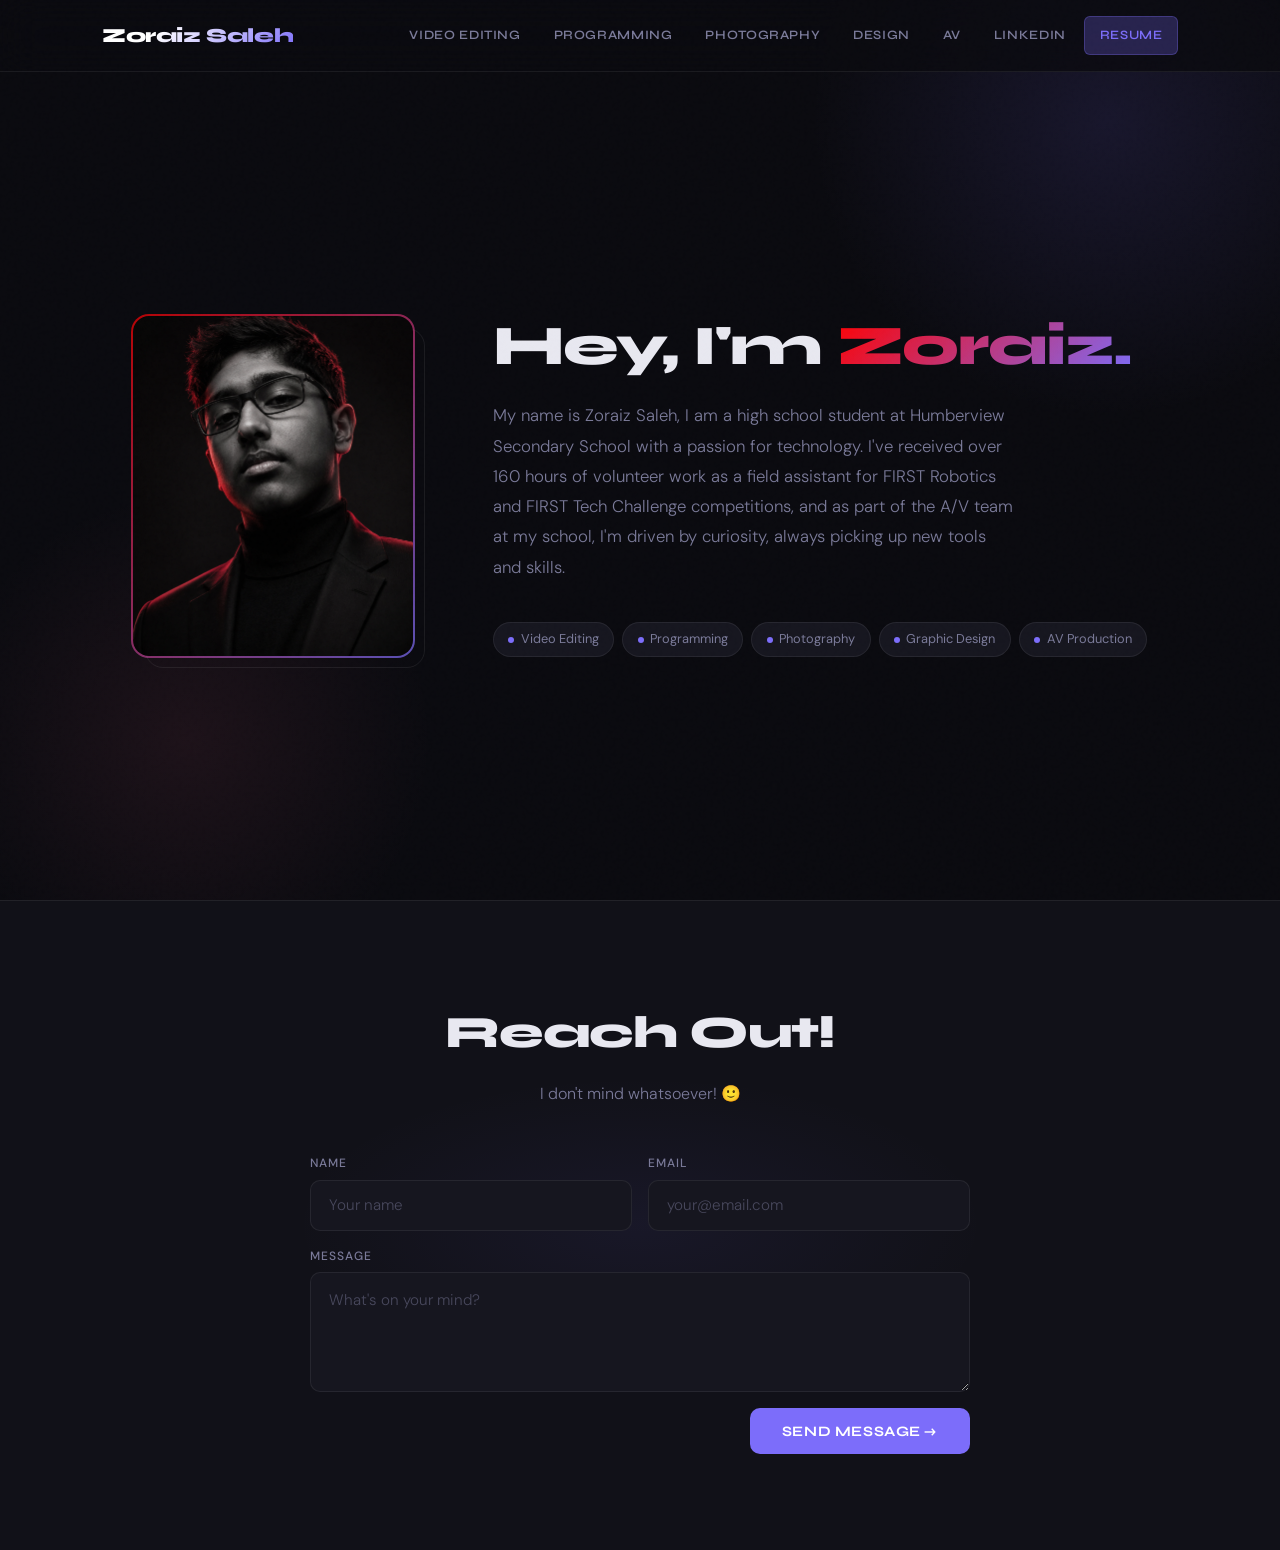
<file: HTML/index.html>
<!DOCTYPE html>
<html lang="en">
  <head>
    <title>Zoraiz Saleh — Portfolio</title>
    <link rel="shortcut icon" href="icon.png">
    <link rel="stylesheet" href="../index.css">
    <meta charset="UTF-8">
    <meta name="viewport" content="width=device-width, initial-scale=1.0">
  </head>
  <body>

    <header class="navbar" role="banner">
      <div class="navbar__container">
        <a href="#" class="navbar__brand">Zoraiz Saleh</a>

        <button class="navbar__toggle"
                id="navbarToggle"
                aria-label="Toggle navigation"
                aria-controls="navbarMenu"
                aria-expanded="false">
          <span class="bar"></span>
          <span class="bar"></span>
          <span class="bar"></span>
        </button>

        <nav id="navbarMenu" class="navbar__menu" role="navigation">
          <ul class="navbar__list">
            <li class="navbar__item"><a href="Videoediting.html" class="navbar__link">Video Editing</a></li>
            <li class="navbar__item"><a href="programming.html" class="navbar__link">Programming</a></li>
            <li class="navbar__item"><a href="photography.html" class="navbar__link">Photography</a></li>
            <li class="navbar__item"><a href="Design.html" class="navbar__link">Design</a></li>
            <li class="navbar__item"><a href="AV.html" class="navbar__link">AV</a></li>
            <li class="navbar__item"><a href="https://www.linkedin.com/in/zoraiz-saleh" class="navbar__link" target="_blank">LinkedIn</a></li>
            <li class="navbar__item"><a href="../Zoraiz_Saleh_Resume.pdf" class="navbar__link">Resume</a></li>
          </ul>
        </nav>
      </div>
    </header>

    <section class="aboutme" id="about">
      <div class="container">

        <div class="photo-wrapper">
          <img src="../Photos/profile.png" class="mainphoto" alt="Zoraiz Saleh">
        </div>

        <div class="text-content">
          <h1 class="first-text">Hey, I'm <span class="highlight">Zoraiz.</span></h1>
          <p class="paragraph-text">
            My name is Zoraiz Saleh, I am a high school student at Humberview Secondary School with a passion for technology. I've received over 160 hours of volunteer work as a field assistant for FIRST Robotics and FIRST Tech Challenge competitions, and as part of the A/V team at my school, I'm driven by curiosity, always picking up new tools and skills.
          </p>
          <div class="skill-tags">
            <span class="skill-tag"><span class="dot"></span>Video Editing</span>
            <span class="skill-tag"><span class="dot"></span>Programming</span>
            <span class="skill-tag"><span class="dot"></span>Photography</span>
            <span class="skill-tag"><span class="dot"></span>Graphic Design</span>
            <span class="skill-tag"><span class="dot"></span>AV Production</span>
          </div>
        </div>

      </div>
    </section>

    <section class="contactform" id="contact">
      <div class="contact-container">
        <h2 class="contact-heading">Reach Out!</h2>
        <p class="contact-subtext">I don't mind whatsoever! 🙂</p>

        <form class="contact-form" action="https://formsubmit.co/inquiries@zoraizsaleh.tech" method="POST">
          <div class="form-row">
            <div class="form-group">
              <label class="form-label" for="name">Name</label>
              <input class="form-input" type="text" id="name" name="name" placeholder="Your name" required>
            </div>
            <div class="form-group">
              <label class="form-label" for="email">Email</label>
              <input class="form-input" type="email" id="email" name="email" placeholder="your@email.com" required>
            </div>
          </div>
          <div class="form-group">
            <label class="form-label" for="message">Message</label>
            <textarea class="form-textarea" id="message" name="message" placeholder="What's on your mind?" required></textarea>
          </div>
          <input type="hidden" name="_subject" value="New message from portfolio">
          <input type="hidden" name="_next" value="index.html">
          <button type="submit" class="form-submit">Send Message →</button>
        </form>
      </div>
    </section>

    <script src="../Javascript/index.js"></script>
  </body>
</html>
</file>
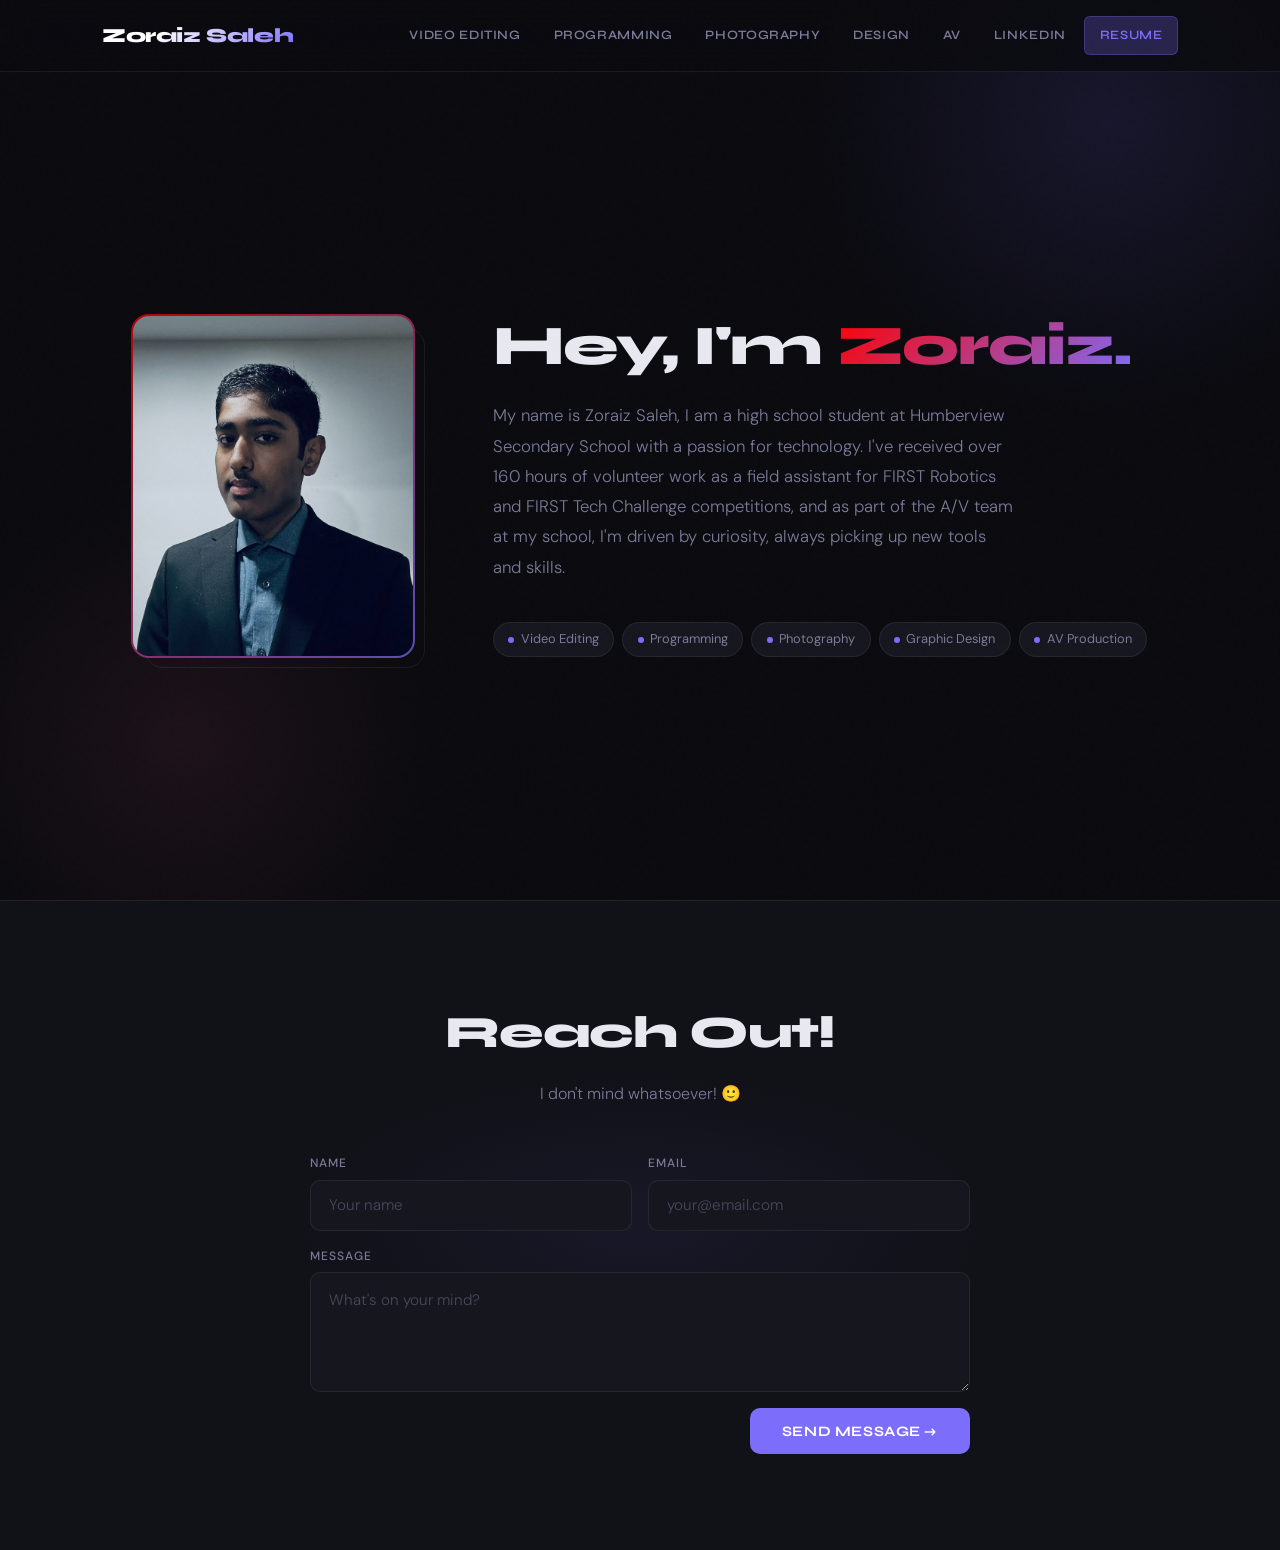
<file: AV.html>
<!DOCTYPE html>
<html lang="en">
  <head>
    <title>Zoraiz Saleh — Portfolio</title>
    <link rel="shortcut icon" href="icon.png">
    <link rel="stylesheet" href="index.css">
    <meta charset="UTF-8">
    <meta name="viewport" content="width=device-width, initial-scale=1.0">
  </head>
  <body>

    <header class="navbar" role="banner">
      <div class="navbar__container">
        <a href="#" class="navbar__brand">Zoraiz Saleh</a>

        <button class="navbar__toggle"
                id="navbarToggle"
                aria-label="Toggle navigation"
                aria-controls="navbarMenu"
                aria-expanded="false">
          <span class="bar"></span>
          <span class="bar"></span>
          <span class="bar"></span>
        </button>

        <nav id="navbarMenu" class="navbar__menu" role="navigation">
          <ul class="navbar__list">
            <li class="navbar__item"><a href="Videoediting.html" class="navbar__link">Video Editing</a></li>
            <li class="navbar__item"><a href="programming.html" class="navbar__link">Programming</a></li>
            <li class="navbar__item"><a href="photography.html" class="navbar__link">Photography</a></li>
            <li class="navbar__item"><a href="Design.html" class="navbar__link">Design</a></li>
            <li class="navbar__item"><a href="AV.html" class="navbar__link">AV</a></li>
            <li class="navbar__item"><a href="https://www.linkedin.com/in/zoraiz-saleh" class="navbar__link" target="_blank">LinkedIn</a></li>
            <li class="navbar__item"><a href="Zoraiz_Saleh_Resume.pdf" class="navbar__link">Resume</a></li>
          </ul>
        </nav>
      </div>
    </header>

    <section class="aboutme" id="about">
      <div class="container">

        <div class="photo-wrapper">
          <img src="Profile.jpeg" class="mainphoto" alt="Zoraiz Saleh">
        </div>

        <div class="text-content">
          <h1 class="first-text">Hey, I'm <span class="highlight">Zoraiz.</span></h1>
          <p class="paragraph-text">
            My name is Zoraiz Saleh, I am a high school student at Humberview Secondary School with a passion for technology. I've received over 160 hours of volunteer work as a field assistant for FIRST Robotics and FIRST Tech Challenge competitions, and as part of the A/V team at my school, I'm driven by curiosity, always picking up new tools and skills.
          </p>
          <div class="skill-tags">
            <span class="skill-tag"><span class="dot"></span>Video Editing</span>
            <span class="skill-tag"><span class="dot"></span>Programming</span>
            <span class="skill-tag"><span class="dot"></span>Photography</span>
            <span class="skill-tag"><span class="dot"></span>Graphic Design</span>
            <span class="skill-tag"><span class="dot"></span>AV Production</span>
          </div>
        </div>

      </div>
    </section>

    <section class="contactform" id="contact">
      <div class="contact-container">
        <h2 class="contact-heading">Reach Out!</h2>
        <p class="contact-subtext">I don't mind whatsoever! 🙂</p>

        <form class="contact-form" action="https://formsubmit.co/zoraiz.saleh@rogers.com" method="POST">
          <div class="form-row">
            <div class="form-group">
              <label class="form-label" for="name">Name</label>
              <input class="form-input" type="text" id="name" name="name" placeholder="Your name" required>
            </div>
            <div class="form-group">
              <label class="form-label" for="email">Email</label>
              <input class="form-input" type="email" id="email" name="email" placeholder="your@email.com" required>
            </div>
          </div>
          <div class="form-group">
            <label class="form-label" for="message">Message</label>
            <textarea class="form-textarea" id="message" name="message" placeholder="What's on your mind?" required></textarea>
          </div>
          <input type="hidden" name="_subject" value="New message from portfolio">
          <input type="hidden" name="_next" value="index.html">
          <button type="submit" class="form-submit">Send Message →</button>
        </form>
      </div>
    </section>

    <script src="index.js"></script>
  </body>
</html>
</file>
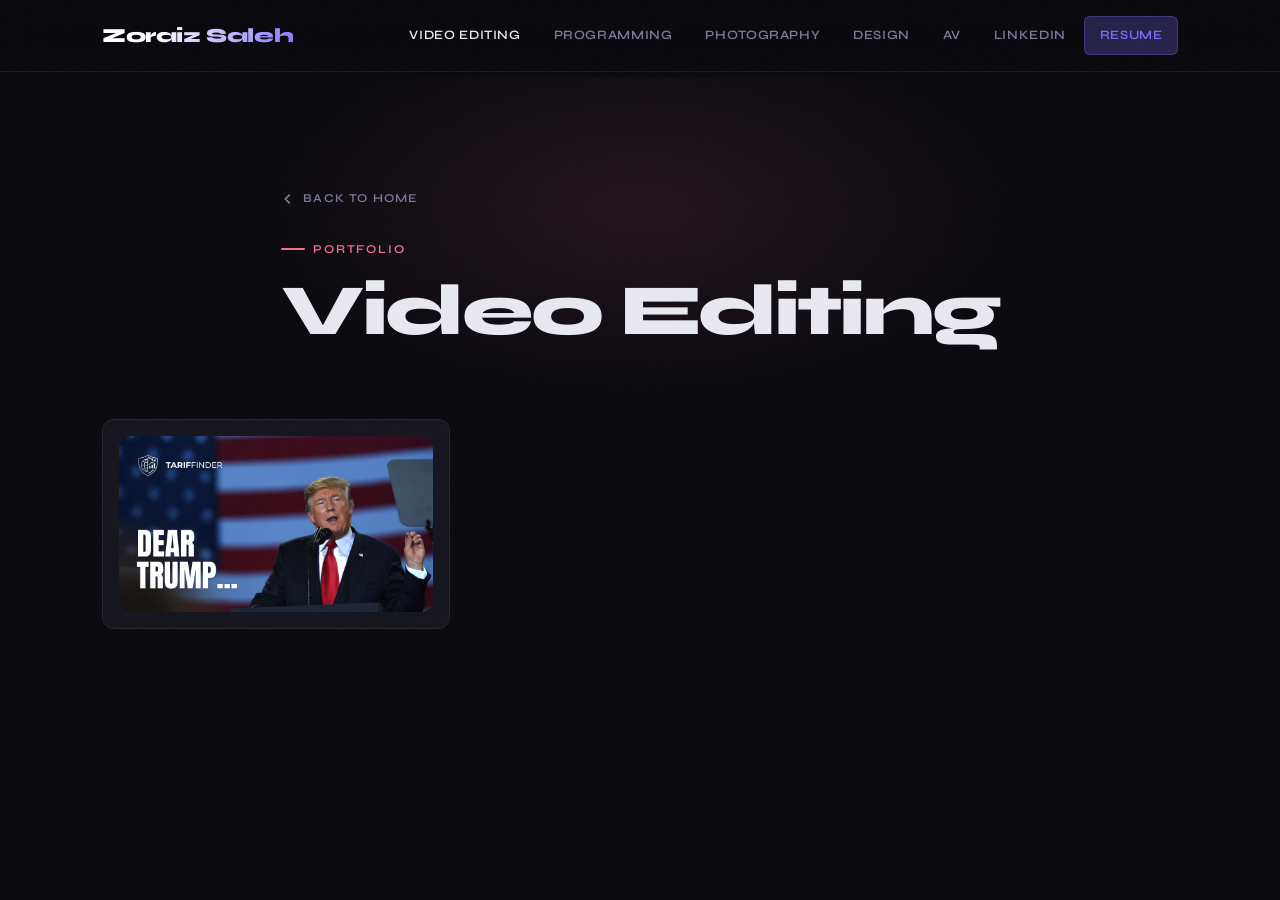
<file: Videoediting.html>
<!DOCTYPE html>
<html lang="en">
<head>
  <title>Video Editing — Zoraiz Saleh</title>
  <link rel="shortcut icon" href="icon.png">
  <link rel="stylesheet" href="index.css">
  <meta charset="UTF-8">
  <meta name="viewport" content="width=device-width, initial-scale=1.0">
</head>
<body>

  <header class="navbar" role="banner">
    <div class="navbar__container">
      <a href="index.html" class="navbar__brand">Zoraiz Saleh</a>

      <button class="navbar__toggle" id="navbarToggle" aria-label="Toggle navigation" aria-controls="navbarMenu" aria-expanded="false">
        <span class="bar"></span>
        <span class="bar"></span>
        <span class="bar"></span>
      </button>

      <nav id="navbarMenu" class="navbar__menu" role="navigation">
        <ul class="navbar__list">
            <li class="navbar__item"><a href="Videoediting.html" class="navbar__link" style="color: var(--color-text)">Video Editing</a></li>
            <li class="navbar__item"><a href="programming.html" class="navbar__link">Programming</a></li>
            <li class="navbar__item"><a href="photography.html" class="navbar__link">Photography</a></li>
            <li class="navbar__item"><a href="Design.html" class="navbar__link">Design</a></li>
            <li class="navbar__item"><a href="AV.html" class="navbar__link">AV</a></li>
            <li class="navbar__item"><a href="https://www.linkedin.com/in/zoraiz-saleh" class="navbar__link" target="_blank">LinkedIn</a></li>
            <li class="navbar__item"><a href="Zoraiz_Saleh_Resume.pdf" class="navbar__link">Resume</a></li>
        </ul>
      </nav>
    </div>
  </header>

  <br><br><br>
  <section class="photo-hero">
    <div class="photo-hero__inner">
      <a href="index.html" class="photo-hero__back">
        <svg viewBox="0 0 16 16" fill="none" stroke="currentColor" stroke-width="2">
          <path d="M10 3L5 8l5 5"/>
        </svg>
        Back to Home
      </a>
      <br>
      <div class="photo-hero__eyebrow">Portfolio</div>
      <h1 class="photo-hero__title">Video Editing</h1>
    </div>
  </section>

  <section class="gallery-section">
    <div class="gallery-grid" id="galleryGrid">

      <div class="gallery-item">
        <div class="gallery-placeholder wide">
          <a href="DearTrump.html"><img class="photo" src="dear_trump.png" alt="Tariffinder - Dear Trump"></a>
        </div>
      </div>

    </div>
  </section>

  <script src="index.js"></script>
  <script src="photography.js"></script>
</body>
</html>
</file>
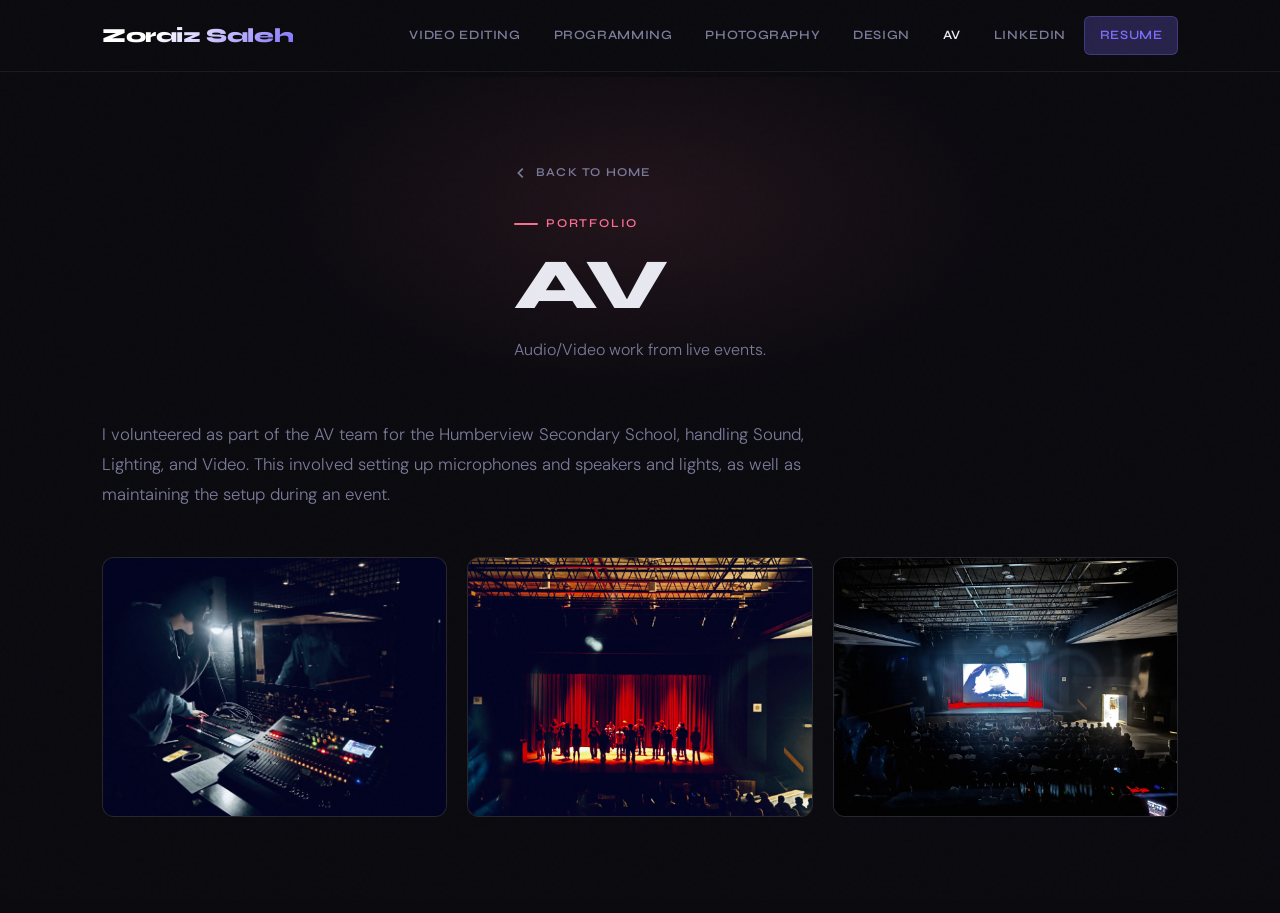
<file: HTML/AV.html>
<!DOCTYPE html>
<html lang="en">
<head>
  <title>AV — Zoraiz Saleh</title>
  <link rel="shortcut icon" href="icon.png">
  <link rel="stylesheet" href="../index.css">
  <meta charset="UTF-8">
  <meta name="viewport" content="width=device-width, initial-scale=1.0">
</head>
<body>

  <header class="navbar" role="banner">
    <div class="navbar__container">
      <a href="index.html" class="navbar__brand">Zoraiz Saleh</a>

        <button class="navbar__toggle"
                id="navbarToggle"
                aria-label="Toggle navigation"
                aria-controls="navbarMenu"
                aria-expanded="false">
          <span class="bar"></span>
          <span class="bar"></span>
          <span class="bar"></span>
        </button>

      <nav id="navbarMenu" class="navbar__menu" role="navigation">
        <ul class="navbar__list">
            <li class="navbar__item"><a href="Videoediting.html" class="navbar__link">Video Editing</a></li>
            <li class="navbar__item"><a href="programming.html" class="navbar__link">Programming</a></li>
            <li class="navbar__item"><a href="photography.html" class="navbar__link">Photography</a></li>
            <li class="navbar__item"><a href="Design.html" class="navbar__link">Design</a></li>
            <li class="navbar__item"><a href="AV.html" class="navbar__link" style="color: var(--color-text)">AV</a></li>
            <li class="navbar__item"><a href="https://www.linkedin.com/in/zoraiz-saleh" class="navbar__link" target="_blank">LinkedIn</a></li>
            <li class="navbar__item"><a href="../Zoraiz_Saleh_Resume.pdf" class="navbar__link">Resume</a></li>
        </ul>
      </nav>
    </div>
  </header>

  <br><br><br>
  <section class="photo-hero">
    <div class="photo-hero__inner">
      <a href="index.html" class="photo-hero__back">
        <svg viewBox="0 0 16 16" fill="none" stroke="currentColor" stroke-width="2">
          <path d="M10 3L5 8l5 5"/>
        </svg>
        Back to Home
      </a>
      <br>
      <div class="photo-hero__eyebrow">Portfolio</div>
      <h1 class="photo-hero__title">AV</h1>
      <p class="photo-hero__subtitle">Audio/Video work from live events.</p>
    </div>
  </section>

  <section class="av-section">
    <p class="av-paragraph">
      I volunteered as part of the AV team for the Humberview Secondary School, handling Sound, Lighting, and Video. This involved setting up microphones and speakers and lights, as well as maintaining the setup during an event.
    </p>

    <div class="av-photo-grid">
      <div class="av-photo">
        <img src="../Photos/AV/IMG_9780.jpg" alt="AV setup at event">
      </div>
      <div class="av-photo">
        <img src="../Photos/AV/IMG_9783.jpg" alt="AV setup at event">
      </div>
      <div class="av-photo">
        <img src="../Photos/AV/IMG_9781.jpg" alt="AV setup at event">
      </div>
    </div>
  </section>

  <script src="../Javascript/index.js"></script>
</body>
</html>
</file>
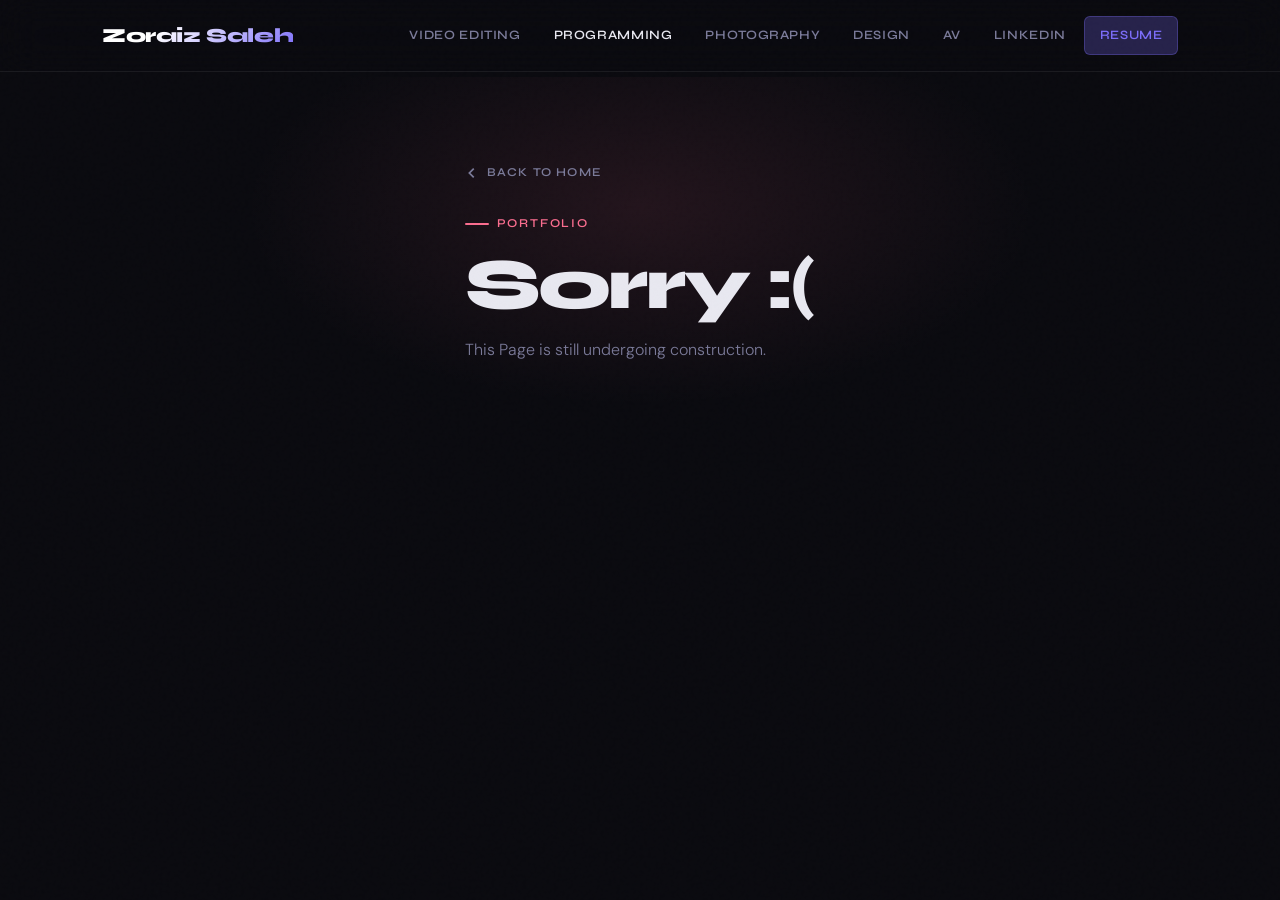
<file: HTML/programming.html>
<!DOCTYPE html>
<html lang="en">
<head>
  <title>Programming — Zoraiz Saleh</title>
  <link rel="shortcut icon" href="icon.png">
  <link rel="stylesheet" href="../index.css">
  <meta charset="UTF-8">
  <meta name="viewport" content="width=device-width, initial-scale=1.0">
</head>
<body>

  <header class="navbar" role="banner">
    <div class="navbar__container">
      <a href="index.html" class="navbar__brand">Zoraiz Saleh</a>

        <button class="navbar__toggle"
                id="navbarToggle"
                aria-label="Toggle navigation"
                aria-controls="navbarMenu"
                aria-expanded="false">
          <span class="bar"></span>
          <span class="bar"></span>
          <span class="bar"></span>
        </button>

      <nav id="navbarMenu" class="navbar__menu" role="navigation">
        <ul class="navbar__list">
            <li class="navbar__item"><a href="Videoediting.html" class="navbar__link">Video Editing</a></li>
            <li class="navbar__item"><a href="programming.html" class="navbar__link" style="color: var(--color-text)">Programming</a></li>
            <li class="navbar__item"><a href="photography.html" class="navbar__link">Photography</a></li>
            <li class="navbar__item"><a href="Design.html" class="navbar__link">Design</a></li>
            <li class="navbar__item"><a href="AV.html" class="navbar__link">AV</a></li>
            <li class="navbar__item"><a href="https://www.linkedin.com/in/zoraiz-saleh" class="navbar__link" target="_blank">LinkedIn</a></li>
            <li class="navbar__item"><a href="../Zoraiz_Saleh_Resume.pdf" class="navbar__link">Resume</a></li>
        </ul>
      </nav>
    </div>
  </header>

  <br><br><br>
  <section class="photo-hero">
    <div class="photo-hero__inner">
      <a href="index.html" class="photo-hero__back">
        <svg viewBox="0 0 16 16" fill="none" stroke="currentColor" stroke-width="2">
          <path d="M10 3L5 8l5 5"/>
        </svg>
        Back to Home
      </a>
      <br>
      <div class="photo-hero__eyebrow">Portfolio</div>
      <h1 class="photo-hero__title">Sorry :(</h1>
      <p class="photo-hero__subtitle">This Page is still undergoing construction.</p>
    </div>
  </section>

  <script src="../Javascript/index.js"></script>
  <script src="../Javascript/programming.js"></script>
</body>
</html>
</file>
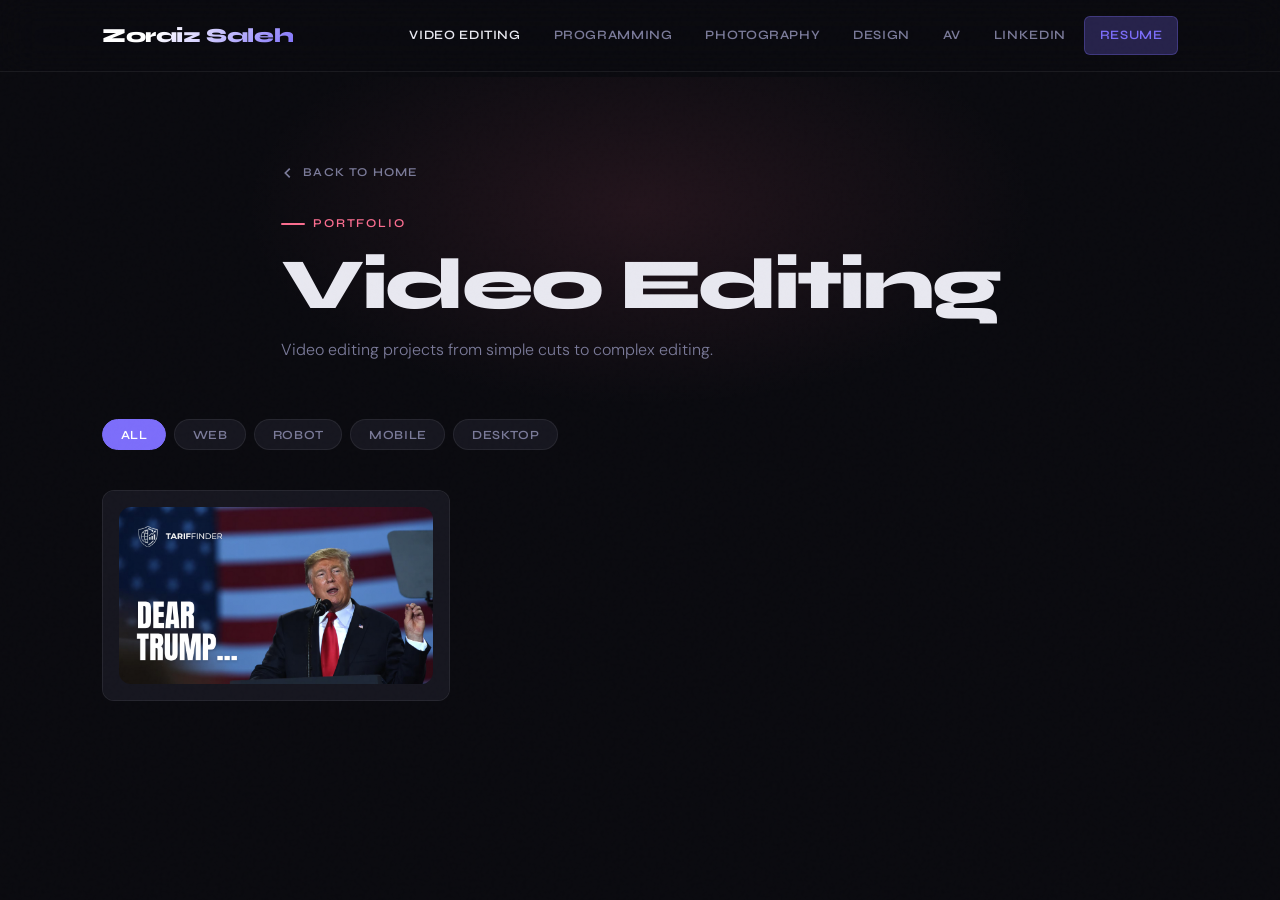
<file: HTML/Videoediting.html>
<!DOCTYPE html>
<html lang="en">
<head>
  <title>Video Editing — Zoraiz Saleh</title>
  <link rel="shortcut icon" href="icon.png">
  <link rel="stylesheet" href="../index.css">
  <meta charset="UTF-8">
  <meta name="viewport" content="width=device-width, initial-scale=1.0">
</head>
<body>

  <header class="navbar" role="banner">
    <div class="navbar__container">
      <a href="index.html" class="navbar__brand">Zoraiz Saleh</a>

      <button class="navbar__toggle" id="navbarToggle" aria-label="Toggle navigation" aria-controls="navbarMenu" aria-expanded="false">
        <span class="bar"></span>
        <span class="bar"></span>
        <span class="bar"></span>
      </button>

      <nav id="navbarMenu" class="navbar__menu" role="navigation">
        <ul class="navbar__list">
            <li class="navbar__item"><a href="Videoediting.html" class="navbar__link" style="color: var(--color-text)">Video Editing</a></li>
            <li class="navbar__item"><a href="programming.html" class="navbar__link">Programming</a></li>
            <li class="navbar__item"><a href="photography.html" class="navbar__link">Photography</a></li>
            <li class="navbar__item"><a href="Design.html" class="navbar__link">Design</a></li>
            <li class="navbar__item"><a href="AV.html" class="navbar__link">AV</a></li>
            <li class="navbar__item"><a href="https://www.linkedin.com/in/zoraiz-saleh" class="navbar__link" target="_blank">LinkedIn</a></li>
            <li class="navbar__item"><a href="../Zoraiz_Saleh_Resume.pdf" class="navbar__link">Resume</a></li>
        </ul>
      </nav>
    </div>
  </header>

  <br><br><br>
  <section class="photo-hero">
    <div class="photo-hero__inner">
      <a href="index.html" class="photo-hero__back">
        <svg viewBox="0 0 16 16" fill="none" stroke="currentColor" stroke-width="2">
          <path d="M10 3L5 8l5 5"/>
        </svg>
        Back to Home
      </a>
      <br>
      <div class="photo-hero__eyebrow">Portfolio</div>
      <h1 class="photo-hero__title">Video Editing</h1>
      <p class="photo-hero__subtitle">Video editing projects from simple cuts to complex editing.</p>
    </div>
  </section>

    <div class="gallery-filters">
    <button class="filter-btn active" data-filter="all">All</button>
    <button class="filter-btn" data-filter="web">Web</button>
    <button class="filter-btn" data-filter="robot">Robot</button>
    <button class="filter-btn" data-filter="mobile">Mobile</button>
    <button class="filter-btn" data-filter="desktop">Desktop</button>
  </div>

  <section class="gallery-section">
    <div class="gallery-grid" id="galleryGrid">

      <div class="gallery-item">
        <div class="gallery-placeholder wide">
          <a href="DearTrump.html"><img class="photo" src="../Photos/Design/dear_trump.png" alt="Tariffinder - Dear Trump"></a>
        </div>
      </div>

    </div>
    <div class="gallery-empty" id="galleryEmpty">
      <p>No projects in this category yet.</p>
    </div>
  </section>

  <script src="../Javascript/index.js"></script>
  <script src="../Javascript/photography.js"></script>
</body>
</html>
</file>
<file: index.css>
@import url('https://fonts.googleapis.com/css2?family=Syne:wght@400;600;700;800&family=DM+Sans:ital,opsz,wght@0,9..40,300;0,9..40,400;0,9..40,500;1,9..40,300&display=swap');

:root {
  --bg-primary: #0a0a0f;
  --bg-secondary: #111118;
  --bg-card: #16161f;
  --bg-card-hover: #1c1c28;
  --color-text: #e8e8f0;
  --color-muted: #7a7a99;
  --color-accent: #7c6dfa;
  --color-accent-glow: rgba(124, 109, 250, 0.25);
  --color-accent-2: #fa6d8f;
  --color-border: rgba(255,255,255,0.07);
  --color-border-hover: rgba(124, 109, 250, 0.4);

  --font-display: 'Syne', sans-serif;
  --font-body: 'DM Sans', sans-serif;

  --navbar-height: 72px;
  --container-width: 1140px;
  --transition: 0.3s cubic-bezier(0.4, 0, 0.2, 1);
  --transition-slow: 0.6s cubic-bezier(0.4, 0, 0.2, 1);
}

*, *::before, *::after {
  box-sizing: border-box;
  margin: 0;
  padding: 0;
}

html {
  scroll-behavior: smooth;
}

body {
  background-color: var(--bg-primary);
  color: var(--color-text);
  font-family: var(--font-body);
  font-size: 1rem;
  line-height: 1.6;
  overflow-x: hidden;
  animation: pageFadeIn 0.4s ease forwards;
}

/* Noise texture overlay */
body::before {
  content: '';
  position: fixed;
  inset: 0;
  background-image: url("data:image/svg+xml,%3Csvg viewBox='0 0 256 256' xmlns='http://www.w3.org/2000/svg'%3E%3Cfilter id='noise'%3E%3CfeTurbulence type='fractalNoise' baseFrequency='0.9' numOctaves='4' stitchTiles='stitch'/%3E%3C/filter%3E%3Crect width='100%25' height='100%25' filter='url(%23noise)' opacity='0.04'/%3E%3C/svg%3E");
  pointer-events: none;
  z-index: 9999;
  opacity: 0.4;
}

ul { list-style: none; }
a { text-decoration: none; color: inherit; }

/* ─── NAVBAR ─────────────────────────────────────────── */
.navbar {
  position: fixed;
  top: 0;
  left: 0;
  right: 0;
  height: var(--navbar-height);
  z-index: 1000;
  background: rgba(10, 10, 15, 0.8);
  backdrop-filter: blur(20px);
  -webkit-backdrop-filter: blur(20px);
  border-bottom: 1px solid var(--color-border);
  transition: border-color var(--transition);
}

.navbar__container {
  display: flex;
  justify-content: space-between;
  align-items: center;
  max-width: var(--container-width);
  margin: 0 auto;
  padding: 0 2rem;
  height: 100%;
}

.navbar__brand {
  font-family: var(--font-display);
  font-weight: 800;
  font-size: 1.25rem;
  letter-spacing: -0.02em;
  background: linear-gradient(135deg, #fff 30%, var(--color-accent));
  -webkit-background-clip: text;
  -webkit-text-fill-color: transparent;
  background-clip: text;
}

.navbar__toggle {
  display: flex;
  flex-direction: column;
  justify-content: center;
  gap: 5px;
  width: 36px;
  height: 36px;
  padding: 4px;
  border: 1px solid var(--color-border);
  background: var(--bg-card);
  border-radius: 8px;
  cursor: pointer;
  transition: border-color var(--transition), background var(--transition);
}

.navbar__toggle:hover {
  border-color: var(--color-accent);
  background: var(--bg-card-hover);
}

.navbar__toggle .bar {
  display: block;
  width: 100%;
  height: 2px;
  background: var(--color-text);
  border-radius: 2px;
  transition: all 0.3s ease;
  transform-origin: center;
}

.navbar__toggle.is-active .bar:nth-child(1) { transform: translateY(7px) rotate(45deg); }
.navbar__toggle.is-active .bar:nth-child(2) { opacity: 0; transform: scaleX(0); }
.navbar__toggle.is-active .bar:nth-child(3) { transform: translateY(-7px) rotate(-45deg); }

.navbar__menu {
  display: none;
  flex-direction: column;
  position: fixed;
  top: var(--navbar-height);
  left: 0;
  right: 0;
  background: rgba(10, 10, 15, 0.96);
  backdrop-filter: blur(20px);
  border-bottom: 1px solid var(--color-border);
  padding: 1rem 0;
  animation: slideDown 0.2s ease forwards;
}

.navbar__menu.is-active { display: flex; }

@keyframes slideDown {
  from { opacity: 0; transform: translateY(-8px); }
  to { opacity: 1; transform: translateY(0); }
}

.navbar__item { border-bottom: 1px solid var(--color-border); }
.navbar__item:last-child { border: none; }

.navbar__link {
  display: block;
  padding: 1rem 2rem;
  font-family: var(--font-display);
  font-size: 0.9rem;
  font-weight: 600;
  letter-spacing: 0.05em;
  text-transform: uppercase;
  color: var(--color-muted);
  transition: color var(--transition), padding-left var(--transition);
}

.navbar__link:hover {
  color: var(--color-text);
  padding-left: 2.5rem;
}

:is(.navbar__toggle, .navbar__link):focus-visible {
  outline: 2px solid var(--color-accent);
  outline-offset: 2px;
  border-radius: 4px;
}

@media (min-width: 768px) {
  .navbar__toggle { display: none; }

  .navbar__menu {
    display: flex !important;
    flex-direction: row;
    position: static;
    background: transparent;
    backdrop-filter: none;
    border: none;
    padding: 0;
    animation: none;
  }

  .navbar__list {
    display: flex;
    align-items: center;
    gap: 0.25rem;
  }

  .navbar__item { border: none; }

  .navbar__link {
    padding: 0.5rem 0.9rem;
    border-radius: 6px;
    font-size: 0.8rem;
    transition: color var(--transition), background var(--transition);
  }

  .navbar__link:hover {
    color: var(--color-text);
    background: rgba(255,255,255,0.06);
    padding-left: 0.9rem;
  }

  /* Resume link styled differently */
  .navbar__item:last-child .navbar__link {
    background: var(--color-accent-glow);
    color: var(--color-accent);
    border: 1px solid rgba(124, 109, 250, 0.3);
  }

  .navbar__item:last-child .navbar__link:hover {
    background: var(--color-accent);
    color: #fff;
    border-color: var(--color-accent);
  }
}

/* ─── HERO / ABOUT ───────────────────────────────────── */
.aboutme {
  min-height: 100vh;
  display: flex;
  align-items: center;
  padding-top: var(--navbar-height);
  background: var(--bg-primary);
  position: relative;
  overflow: hidden;
}

/* Ambient glow blobs */
.aboutme::before {
  content: '';
  position: absolute;
  top: -20%;
  right: -10%;
  width: 600px;
  height: 600px;
  background: radial-gradient(circle, rgba(124, 109, 250, 0.12) 0%, transparent 70%);
  pointer-events: none;
}

.aboutme::after {
  content: '';
  position: absolute;
  bottom: -10%;
  left: -5%;
  width: 500px;
  height: 500px;
  background: radial-gradient(circle, rgba(250, 109, 143, 0.08) 0%, transparent 70%);
  pointer-events: none;
}

.container {
  display: flex;
  align-items: center;
  gap: 5rem;
  max-width: var(--container-width);
  margin: 0 auto;
  padding: 6rem 2rem;
  position: relative;
  z-index: 1;
}

/* ─── PHOTO ──────────────────────────────────────────── */
.photo-wrapper {
  position: relative;
  flex-shrink: 0;
}

.mainphoto {
  width: 280px;
  height: 340px;
  object-fit: cover;
  border-radius: 16px;
  display: block;
  position: relative;
  z-index: 1;
  filter: grayscale(20%);
  transition: filter var(--transition-slow);
}

.mainphoto:hover {
  filter: grayscale(0%);
}

.photo-wrapper::before {
  content: '';
  position: absolute;
  inset: -2px;
  border-radius: 18px;
  background: linear-gradient(135deg, red, var(--color-accent));
  z-index: 0;
  opacity: 0.7;
}

.photo-wrapper::after {
  content: '';
  position: absolute;
  inset: 12px -12px -12px 12px;
  border-radius: 18px;
  border: 1px solid var(--color-border);
  z-index: 0;
}

/* ─── TEXT CONTENT ───────────────────────────────────── */
.text-content {
  flex: 1;
  min-width: 0;
}

.eyebrow {
  display: inline-flex;
  align-items: center;
  gap: 0.5rem;
  font-family: var(--font-display);
  font-size: 0.75rem;
  font-weight: 600;
  letter-spacing: 0.15em;
  text-transform: uppercase;
  color: var(--color-accent);
  margin-bottom: 1.25rem;
  opacity: 0;
  animation: fadeUp 0.6s ease 0.1s forwards;
}

.eyebrow::before {
  content: '';
  display: block;
  width: 24px;
  height: 2px;
  background: var(--color-accent);
  border-radius: 2px;
}

.first-text {
  font-family: var(--font-display);
  font-size: clamp(2.2rem, 5vw, 3.5rem);
  font-weight: 800;
  line-height: 1.1;
  letter-spacing: -0.03em;
  margin-bottom: 1.5rem;
  opacity: 0;
  animation: fadeUp 0.6s ease 0.2s forwards;
}

.first-text .highlight {
  background: linear-gradient(135deg, red, var(--color-accent));
  -webkit-background-clip: text;
  -webkit-text-fill-color: transparent;
  background-clip: text;
}

.paragraph-text {
  font-size: 1.05rem;
  font-weight: 300;
  color: var(--color-muted);
  max-width: 520px;
  line-height: 1.8;
  margin-bottom: 2.5rem;
  opacity: 0;
  animation: fadeUp 0.6s ease 0.3s forwards;
}

/* ─── SKILL TAGS ─────────────────────────────────────── */
.skill-tags {
  display: flex;
  flex-wrap: wrap;
  gap: 0.5rem;
  opacity: 0;
  animation: fadeUp 0.6s ease 0.4s forwards;
}

.skill-tag {
  display: inline-flex;
  align-items: center;
  gap: 0.4rem;
  padding: 0.4rem 0.9rem;
  background: var(--bg-card);
  border: 1px solid var(--color-border);
  border-radius: 100px;
  font-size: 0.8rem;
  font-weight: 400;
  color: var(--color-muted);
  transition: border-color var(--transition), color var(--transition), transform var(--transition);
  cursor: default;
}

.skill-tag:hover {
  border-color: var(--color-accent);
  color: var(--color-text);
  transform: translateY(-2px);
}

.skill-tag .dot {
  width: 6px;
  height: 6px;
  border-radius: 50%;
  background: var(--color-accent);
  flex-shrink: 0;
}

/* ─── CONTACT SECTION ────────────────────────────────── */
.contactform {
  background: var(--bg-secondary);
  border-top: 1px solid var(--color-border);
  padding: 6rem 2rem;
  position: relative;
  overflow: hidden;
}

.contactform::before {
  content: '';
  position: absolute;
  top: 50%;
  left: 50%;
  transform: translate(-50%, -50%);
  width: 700px;
  height: 300px;
  background: radial-gradient(ellipse, rgba(124, 109, 250, 0.07) 0%, transparent 70%);
  pointer-events: none;
}

.contact-container {
  max-width: 660px;
  margin: 0 auto;
  text-align: center;
  position: relative;
  z-index: 1;
}

.contact-heading {
  font-family: var(--font-display);
  font-size: clamp(2rem, 4vw, 2.8rem);
  font-weight: 800;
  letter-spacing: -0.03em;
  margin-bottom: 0.75rem;
}

.contact-subtext {
  color: var(--color-muted);
  font-size: 1rem;
  font-weight: 300;
  margin-bottom: 3rem;
}

.contact-form {
  display: flex;
  flex-direction: column;
  gap: 1rem;
}

.form-row {
  display: flex;
  gap: 1rem;
}

.form-group {
  display: flex;
  flex-direction: column;
  gap: 0.4rem;
  flex: 1;
}

.form-label {
  font-size: 0.75rem;
  font-weight: 500;
  letter-spacing: 0.08em;
  text-transform: uppercase;
  color: var(--color-muted);
  text-align: left;
}

.form-input, .form-textarea {
  width: 100%;
  padding: 0.9rem 1.1rem;
  background: var(--bg-card);
  border: 1px solid var(--color-border);
  border-radius: 10px;
  color: var(--color-text);
  font-family: var(--font-body);
  font-size: 0.95rem;
  font-weight: 300;
  transition: border-color var(--transition), background var(--transition), box-shadow var(--transition);
  outline: none;
}

.form-input::placeholder, .form-textarea::placeholder {
  color: rgba(122, 122, 153, 0.5);
}

.form-input:focus, .form-textarea:focus {
  border-color: var(--color-accent);
  background: var(--bg-card-hover);
  box-shadow: 0 0 0 3px var(--color-accent-glow);
}

.form-textarea {
  min-height: 120px;
  resize: vertical;
  line-height: 1.6;
}

.form-submit {
  display: inline-flex;
  align-items: center;
  justify-content: center;
  gap: 0.5rem;
  padding: 0.9rem 2rem;
  background: var(--color-accent);
  color: #fff;
  border: none;
  border-radius: 10px;
  font-family: var(--font-display);
  font-size: 0.9rem;
  font-weight: 700;
  letter-spacing: 0.04em;
  text-transform: uppercase;
  cursor: pointer;
  transition: background var(--transition), transform var(--transition), box-shadow var(--transition);
  align-self: flex-end;
}

.form-submit:hover {
  background: #9182fc;
  transform: translateY(-2px);
  box-shadow: 0 8px 24px rgba(124, 109, 250, 0.35);
}

.form-submit:active {
  transform: translateY(0);
}

/* ─── FOOTER ─────────────────────────────────────────── */
.site-footer {
  background: var(--bg-primary);
  border-top: 1px solid var(--color-border);
  padding: 2rem;
  text-align: center;
}

.footer-text {
  font-size: 0.8rem;
  color: var(--color-muted);
  font-weight: 300;
}

.footer-text a {
  color: var(--color-accent);
  transition: color var(--transition);
}

.footer-text a:hover { color: #9182fc; }

/* ─── ANIMATIONS ─────────────────────────────────────── */
@keyframes fadeUp {
  from { opacity: 0; transform: translateY(20px); }
  to   { opacity: 1; transform: translateY(0); }
}

/* ─── RESPONSIVE ─────────────────────────────────────── */
@media (max-width: 768px) {
  .container {
    flex-direction: column;
    align-items: center;
    text-align: center;
    padding: 4rem 1.5rem;
    gap: 2.5rem;
  }

  .mainphoto {
    width: 200px;
    height: 240px;
  }

  .photo-wrapper::after { display: none; }

  .paragraph-text { max-width: 100%; }

  .skill-tags { justify-content: center; }

  .form-row { flex-direction: column; }

  .form-submit { align-self: stretch; }
}

@keyframes pageFadeIn {
  from { opacity: 0; }
  to   { opacity: 1; }
}

    .photo-hero {
      min-height: 38vh;
      display: flex;
      align-items: flex-end;
      padding-top: var(--navbar-height);
      padding-bottom: 3.5rem;
      position: relative;
      overflow: hidden;
    }

    .photo-hero::before {
      content: '';
      position: absolute;
      top: -20%;
      left: 50%;
      transform: translateX(-50%);
      width: 800px;
      height: 400px;
      background: radial-gradient(ellipse, rgba(250, 109, 143, 0.1) 0%, transparent 70%);
      pointer-events: none;
    }

    .photo-hero__inner {
      max-width: var(--container-width);
      margin: 0 auto;
      padding: 0 2rem;
      position: relative;
      z-index: 1;
    }

    .photo-hero__back {
      display: inline-flex;
      align-items: center;
      gap: 0.5rem;
      font-family: var(--font-display);
      font-size: 0.75rem;
      font-weight: 600;
      letter-spacing: 0.1em;
      text-transform: uppercase;
      color: var(--color-muted);
      margin-bottom: 1.5rem;
      transition: color var(--transition), gap var(--transition);
    }

    .photo-hero__back:hover {
      color: var(--color-accent);
      gap: 0.75rem;
    }

    .photo-hero__back svg {
      width: 14px;
      height: 14px;
      transition: transform var(--transition);
    }

    .photo-hero__back:hover svg {
      transform: translateX(-3px);
    }

    .photo-hero__eyebrow {
      display: inline-flex;
      align-items: center;
      gap: 0.5rem;
      font-family: var(--font-display);
      font-size: 0.75rem;
      font-weight: 600;
      letter-spacing: 0.15em;
      text-transform: uppercase;
      color: var(--color-accent-2);
      margin-bottom: 1rem;
    }

    .photo-hero__eyebrow::before {
      content: '';
      display: block;
      width: 24px;
      height: 2px;
      background: var(--color-accent-2);
      border-radius: 2px;
    }

    .photo-hero__title {
      font-family: var(--font-display);
      font-size: clamp(2.5rem, 6vw, 4.5rem);
      font-weight: 800;
      letter-spacing: -0.04em;
      line-height: 1;
      margin-bottom: 1rem;
      opacity: 0;
      animation: fadeUp 0.6s ease 0.1s forwards;
    }

    .photo-hero__subtitle {
      color: var(--color-muted);
      font-size: 1rem;
      font-weight: 300;
      max-width: 480px;
      opacity: 0;
      animation: fadeUp 0.6s ease 0.2s forwards;
    }

    /* ─── FILTER TABS ───────────────────────────────── */
    .gallery-filters {
      max-width: var(--container-width);
      margin: 0 auto;
      padding: 0 2rem 2.5rem;
      display: flex;
      gap: 0.5rem;
      flex-wrap: wrap;
      opacity: 0;
      animation: fadeUp 0.5s ease 0.3s forwards;
    }

    .filter-btn {
      padding: 0.45rem 1.1rem;
      border-radius: 100px;
      border: 1px solid var(--color-border);
      background: var(--bg-card);
      color: var(--color-muted);
      font-family: var(--font-display);
      font-size: 0.78rem;
      font-weight: 600;
      letter-spacing: 0.05em;
      text-transform: uppercase;
      cursor: pointer;
      transition: all var(--transition);
    }

    .filter-btn:hover {
      border-color: var(--color-accent);
      color: var(--color-text);
    }

    .filter-btn.active {
      background: var(--color-accent);
      border-color: var(--color-accent);
      color: #fff;
    }

    /* ─── MASONRY GALLERY ───────────────────────────── */
    .gallery-section {
      max-width: var(--container-width);
      margin: 0 auto;
      padding: 0 2rem 6rem;
    }

    .gallery-grid {
      columns: 3 280px;
      column-gap: 1rem;
    }

    .gallery-item {
      break-inside: avoid;
      margin-bottom: 1rem;
      position: relative;
      border-radius: 12px;
      overflow: hidden;
      cursor: pointer;
      background: var(--bg-card);
      border: 1px solid var(--color-border);
      transition: transform var(--transition), box-shadow var(--transition);
      opacity: 0;
      animation: fadeUp 0.5s ease forwards;
    }

    .gallery-item:hover {
      transform: translateY(-4px);
      box-shadow: 0 20px 40px rgba(0,0,0,0.4);
      border-color: var(--color-border-hover);
    }

    .gallery-item img {
      width: 100%;
      display: block;
      transition: transform 0.5s cubic-bezier(0.4, 0, 0.2, 1);
    }

    .gallery-item:hover img {
      transform: scale(1.04);
    }

    .gallery-item__overlay {
      position: absolute;
      inset: 0;
      background: linear-gradient(to top, rgba(10,10,15,0.85) 0%, transparent 50%);
      opacity: 0;
      transition: opacity var(--transition);
      display: flex;
      align-items: flex-end;
      padding: 1.25rem;
    }

    .gallery-item:hover .gallery-item__overlay {
      opacity: 1;
    }

    .gallery-item__info {
      transform: translateY(6px);
      transition: transform var(--transition);
    }

    .gallery-item:hover .gallery-item__info {
      transform: translateY(0);
    }

    .gallery-item__title {
      font-family: var(--font-display);
      font-size: 0.9rem;
      font-weight: 700;
      color: #fff;
      display: block;
      margin-bottom: 0.2rem;
    }

    .gallery-item__tag {
      font-size: 0.72rem;
      font-weight: 400;
      color: rgba(255,255,255,0.55);
      letter-spacing: 0.05em;
      text-transform: uppercase;
    }

    /* ─── PLACEHOLDER (before real photos) ─────────── */
    .gallery-placeholder {
      width: 100%;
      aspect-ratio: 4/3;
      display: flex;
      flex-direction: column;
      align-items: center;
      justify-content: center;
      gap: 0.75rem;
      background: var(--bg-card);
      color: var(--color-muted);
      font-size: 0.8rem;
      font-weight: 300;
      letter-spacing: 0.04em;
      text-align: center;
      padding: 1rem;
    }

    .gallery-placeholder.tall { aspect-ratio: 2/3; }
    .gallery-placeholder.wide { aspect-ratio: 16/9; }
    .gallery-placeholder.square { aspect-ratio: 1/1; }
    .gallery-placeholder.camera { aspect-ratio: 3/2; }

    .gallery-placeholder svg {
      opacity: 0.3;
      width: 32px;
      height: 32px;
    }

    .gallery-placeholder span {
      opacity: 0.45;
    }

    /* ─── LIGHTBOX ──────────────────────────────────── */
    .lightbox {
      position: fixed;
      inset: 0;
      background: rgba(5, 5, 10, 0.95);
      backdrop-filter: blur(16px);
      z-index: 10000;
      display: flex;
      align-items: center;
      justify-content: center;
      padding: 2rem;
      opacity: 0;
      pointer-events: none;
      transition: opacity 0.3s ease;
    }

    .lightbox.is-open {
      opacity: 1;
      pointer-events: all;
    }

    .lightbox__img {
      max-width: 90vw;
      max-height: 85vh;
      object-fit: contain;
      border-radius: 8px;
      box-shadow: 0 40px 80px rgba(0,0,0,0.6);
      transform: scale(0.95);
      transition: transform 0.3s ease;
    }

    .lightbox.is-open .lightbox__img {
      transform: scale(1);
    }

    .lightbox__close {
      position: absolute;
      top: 1.5rem;
      right: 1.5rem;
      width: 40px;
      height: 40px;
      border-radius: 50%;
      background: var(--bg-card);
      border: 1px solid var(--color-border);
      color: var(--color-muted);
      font-size: 1.2rem;
      cursor: pointer;
      display: flex;
      align-items: center;
      justify-content: center;
      transition: all var(--transition);
    }

    .lightbox__close:hover {
      background: var(--color-accent);
      border-color: var(--color-accent);
      color: #fff;
    }

    .lightbox__caption {
      position: absolute;
      bottom: 2rem;
      left: 50%;
      transform: translateX(-50%);
      text-align: center;
    }

    .lightbox__caption-title {
      font-family: var(--font-display);
      font-size: 1rem;
      font-weight: 700;
      color: #fff;
    }

    .lightbox__caption-tag {
      font-size: 0.8rem;
      color: var(--color-muted);
      margin-top: 0.25rem;
    }

    .gallery-empty {
      text-align: center;
      padding: 4rem 2rem;
      color: var(--color-muted);
      display: none;
    }

    .gallery-empty.visible { display: block; }

    @media (max-width: 640px) {
      .gallery-grid { columns: 2 160px; }
    }

.photo {
    border-radius: 12px;
}

.project-grid {
  display: grid;
  grid-template-columns: repeat(auto-fill, minmax(300px, 1fr));
  gap: 1.25rem;
}
 
.project-card {
  display: flex;
  flex-direction: column;
  background: var(--bg-card);
  border: 1px solid var(--color-border);
  border-radius: 14px;
  padding: 1.75rem;
  opacity: 0;
  animation: fadeUp 0.5s ease forwards;
  transition: transform var(--transition), box-shadow var(--transition), border-color var(--transition), background var(--transition);
}
 
.project-card:hover {
  transform: translateY(-4px);
  box-shadow: 0 20px 40px rgba(0,0,0,0.4);
  border-color: var(--color-border-hover);
  background: var(--bg-card-hover);
}
 
.project-card__category {
  display: inline-flex;
  align-items: center;
  gap: 0.4rem;
  align-self: flex-start;
  font-family: var(--font-display);
  font-size: 0.68rem;
  font-weight: 700;
  letter-spacing: 0.1em;
  text-transform: uppercase;
  color: var(--color-accent-2);
  margin-bottom: 0.9rem;
}
 
.project-card__category::before {
  content: '';
  width: 6px;
  height: 6px;
  border-radius: 50%;
  background: var(--color-accent-2);
}
 
.project-card__title {
  font-family: var(--font-display);
  font-size: 1.2rem;
  font-weight: 700;
  letter-spacing: -0.01em;
  color: var(--color-text);
  margin-bottom: 0.6rem;
}
 
.project-card__desc {
  font-size: 0.92rem;
  font-weight: 300;
  color: var(--color-muted);
  line-height: 1.65;
  margin-bottom: 1.25rem;
  flex-grow: 1;
}
 
.project-tech {
  display: flex;
  flex-wrap: wrap;
  gap: 0.4rem;
  margin-bottom: 1.5rem;
}
 
.tech-tag {
  padding: 0.3rem 0.75rem;
  background: var(--bg-secondary);
  border: 1px solid var(--color-border);
  border-radius: 100px;
  font-size: 0.72rem;
  font-weight: 400;
  color: var(--color-muted);
}
 
.project-links {
  display: flex;
  gap: 0.75rem;
}
 
.project-link {
  display: inline-flex;
  align-items: center;
  gap: 0.4rem;
  padding: 0.55rem 1rem;
  border-radius: 8px;
  font-family: var(--font-display);
  font-size: 0.75rem;
  font-weight: 600;
  letter-spacing: 0.03em;
  text-transform: uppercase;
  border: 1px solid var(--color-border);
  color: var(--color-muted);
  transition: all var(--transition);
}
 
.project-link svg {
  width: 14px;
  height: 14px;
}
 
.project-link:hover {
  border-color: var(--color-accent);
  color: var(--color-text);
}
 
.project-link--primary {
  background: var(--color-accent-glow);
  border-color: rgba(124, 109, 250, 0.3);
  color: var(--color-accent);
}
 
.project-link--primary:hover {
  background: var(--color-accent);
  color: #fff;
  border-color: var(--color-accent);
}
 
@media (max-width: 640px) {
  .project-grid { grid-template-columns: 1fr; }
}

.av-section {
  max-width: var(--container-width);
  margin: 0 auto;
  padding: 0 2rem 6rem;
}
 
.av-paragraph {
  font-size: 1.05rem;
  font-weight: 300;
  color: var(--color-muted);
  line-height: 1.8;
  max-width: 720px;
  margin-bottom: 3rem;
}
 
.av-photo-grid {
  display: grid;
  grid-template-columns: repeat(auto-fit, minmax(320px, 1fr));
  gap: 1.25rem;
}
 
.av-photo {
  border-radius: 12px;
  overflow: hidden;
  border: 1px solid var(--color-border);
  background: var(--bg-card);
}
 
.av-photo img {
  width: 100%;
  height: 100%;
  display: block;
  object-fit: cover;
}
 
@media (max-width: 640px) {
  .av-photo-grid { grid-template-columns: 1fr; }
}
</file>
